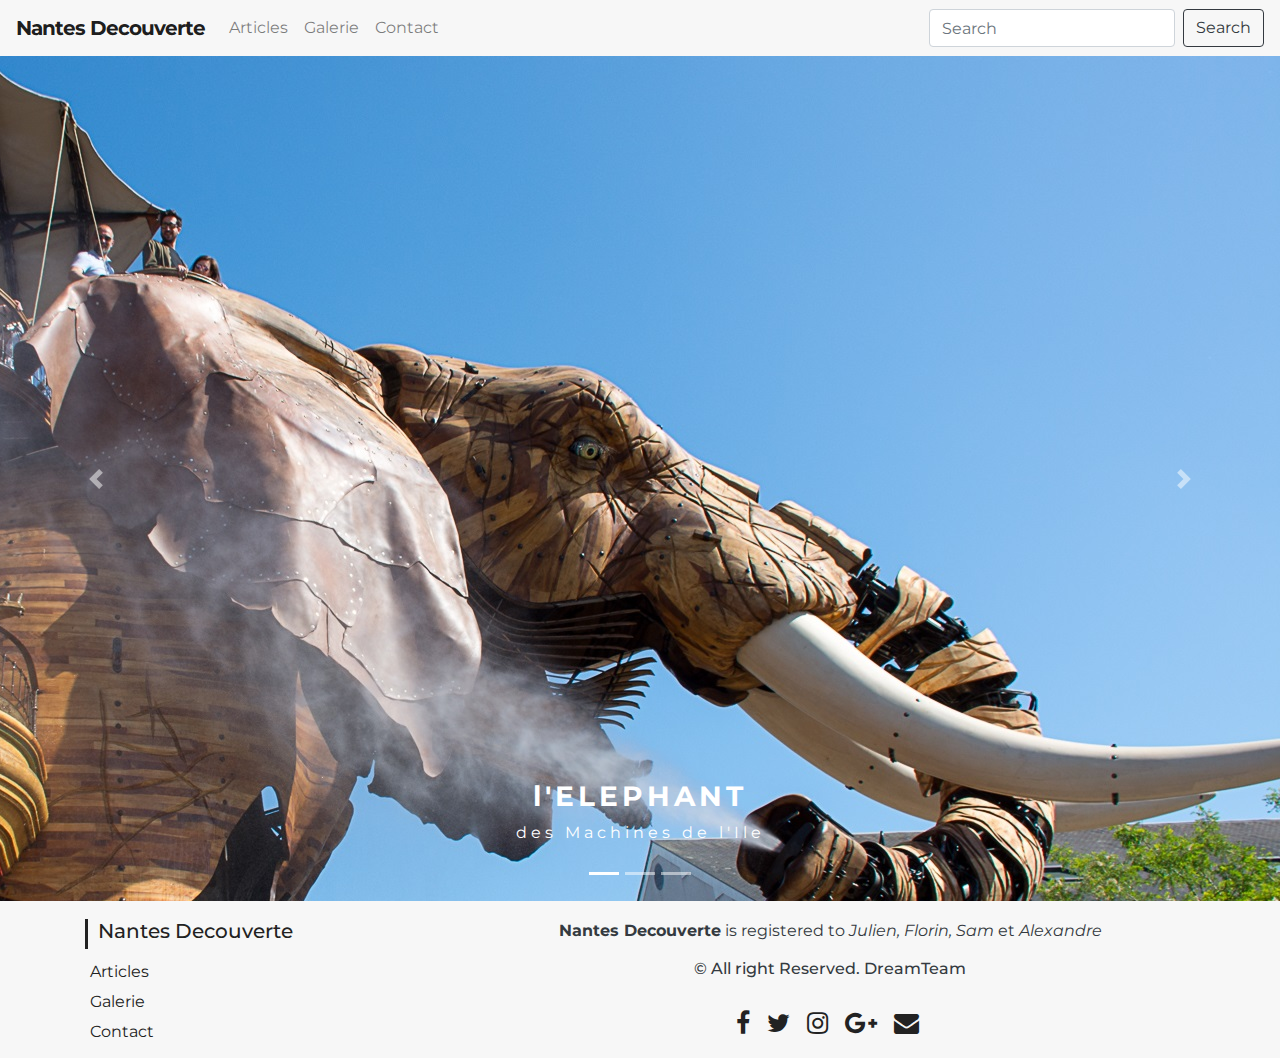
<file: index.html>
<!DOCTYPE html>
<html lang="en">

<head>
  <meta charset="UTF-8">
  <title>Nantes Decouverte</title>
  <link rel="stylesheet" href="https://stackpath.bootstrapcdn.com/bootstrap/4.3.1/css/bootstrap.min.css"
    integrity="sha384-ggOyR0iXCbMQv3Xipma34MD+dH/1fQ784/j6cY/iJTQUOhcWr7x9JvoRxT2MZw1T" crossorigin="anonymous">
  <link rel="icon" href="favicon.ico" />
  <link rel="stylesheet" type="text/css" href="./style.css">
</head>

<body>

  <nav class="navbar navbar-expand-lg navbar-light bg-light">
    <a class="navbar-brand" href="index.html">Nantes Decouverte</a>
    <button class="navbar-toggler" type="button" data-toggle="collapse" data-target="#navbarSupportedContent"
      aria-controls="navbarSupportedContent" aria-expanded="false" aria-label="Toggle navigation">
      <span class="navbar-toggler-icon"></span>
    </button>

    <div class="collapse navbar-collapse" id="navbarSupportedContent">
      <ul class="navbar-nav mr-auto">
        <li class="nav-item">
          <a class="nav-link" href="page_articles.html">Articles</a>
        </li>
        <li class="nav-item">
          <a class="nav-link" href="galerie.html">Galerie</a>
        </li>
        <li class="nav-item">
          <a class="nav-link" href="contact.html">Contact</a>
        </li>
      </ul>
      <form class="form-inline my-2 my-lg-0">
        <input class="form-control mr-sm-2" type="search" placeholder="Search" aria-label="Search">
        <button class="btn btn-outline-dark my-2 my-sm-0" type="submit">Search</button>
      </form>
    </div>
  </nav>

  <div id="carouselExampleIndicators" class="carousel slide" data-ride="carousel">
    <ol class="carousel-indicators">
      <li data-target="#carouselExampleIndicators" data-slide-to="0" class="active"></li>
      <li data-target="#carouselExampleIndicators" data-slide-to="1"></li>
      <li data-target="#carouselExampleIndicators" data-slide-to="2"></li>
    </ol>
    <div class="carousel-inner">
      <div class="carousel-item active">
        <img class="center-block img-elephant1" src="./img/elephant.jpg" alt="First slide">
        <img class="center-block img-elephant2" src="./img/elephant_xs.jpg" alt="First slide">
        <div class="carousel-caption d-none d-block">
          <h3><strong>l'ELEPHANT</strong></h3>
          <p>des Machines de l'Ile</p>
        </div>
      </div>
      <div class="carousel-item">
        <img class="center-block img-chateau1" src="./img/chateau.jpg" alt="First slide">
        <img class="center-block img-chateau2" src="./img/chateau_xs.jpg" alt="First slide">
        <div class="carousel-caption d-none d-block">
          <h3><strong>LE CHATEAU</strong></h3>
          <p>des Ducs de Bretagne</p>
        </div>
      </div>
      <div class="carousel-item">
        <img class="center-block img-pommeraye1" src="./img/pommeraye.jpg" alt="First slide">
        <img class="center-block img-pommeraye2" src="./img/pommeraye_xs.jpg" alt="First slide">
        <div class="carousel-caption d-none d-block">
          <h3><strong>PASSAGE POMMERAYE</strong></h3>
          <p>centre commercial</p>
        </div>
      </div>
    </div>
    <a class="carousel-control-prev" href="#carouselExampleIndicators" role="button" data-slide="prev">
      <span class="carousel-control-prev-icon" aria-hidden="true"></span>
      <span class="sr-only">Previous</span>
    </a>
    <a class="carousel-control-next" href="#carouselExampleIndicators" role="button" data-slide="next">
      <span class="carousel-control-next-icon" aria-hidden="true"></span>
      <span class="sr-only">Next</span>
    </a>
  </div>

  <footer id="footer">
    <div class="container">
      <div class="row text-center text-xs-center text-sm-left text-md-left">
        <div class="col-xs-4 col-sm-4 col-md-4">
          <h5><a href="index.html">Nantes Decouverte</a></h5>
          <ul class="list-unstyled quick-links">
            <li><a href="page_articles.html"><i class="fa "></i>Articles</a></li>
            <li><a href="galerie.html"><i class="fa "></i>Galerie</a></li>
            <li><a href="contact.html"><i class="fa "></i>Contact</a></li>
          </ul>
        </div>
        <div class="col-xs-8 col-sm-8 col-md-8 mt-2 mt-sm-2 text-center text-dark">
          <p><strong>Nantes Decouverte</strong> is registered
            to <em>Julien, Florin, Sam</em> et <em>Alexandre</em></p>
          <p class="h6">&copy All right Reserved. DreamTeam</p>

          <div class="row">
            <div class="col-xs-12 col-sm-12 col-md-12 mt-2">
              <ul class="list-unstyled list-inline social text-center">
                <li class="list-inline-item"><a href="https://www.facebook.com/DavidLafargePokemon/"><i
                      class="fa fa-facebook"></i></a></li>
                <li class="list-inline-item"><a href="https://twitter.com/zidaneofficial_?lang=fr"><i
                      class="fa fa-twitter"></i></a></li>
                <li class="list-inline-item"><a href="https://www.instagram.com/missjirachiyt/?hl=fr"><i
                      class="fa fa-instagram"></i></a></li>
                <li class="list-inline-item"><a
                    href="https://static.mmzstatic.com/wp-content/uploads/2017/09/coincee-fenetres-caca.jpg"><i
                      class="fa fa-google-plus"></i></a></li>
                <li class="list-inline-item"><a href="#" target="_blank"><i class="fa fa-envelope"></i></a></li>
              </ul>
            </div>
            </hr>
          </div>
        </div>
      </div>
    </div>
  </footer>

  <script src="https://code.jquery.com/jquery-3.2.1.slim.min.js"
    integrity="sha384-KJ3o2DKtIkvYIK3UENzmM7KCkRr/rE9/Qpg6aAZGJwFDMVNA/GpGFF93hXpG5KkN"
    crossorigin="anonymous"></script>
  <script src="https://cdnjs.cloudflare.com/ajax/libs/popper.js/1.12.9/umd/popper.min.js"
    integrity="sha384-ApNbgh9B+Y1QKtv3Rn7W3mgPxhU9K/ScQsAP7hUibX39j7fakFPskvXusvfa0b4Q"
    crossorigin="anonymous"></script>
  <script src="https://maxcdn.bootstrapcdn.com/bootstrap/4.0.0/js/bootstrap.min.js"
    integrity="sha384-JZR6Spejh4U02d8jOt6vLEHfe/JQGiRRSQQxSfFWpi1MquVdAyjUar5+76PVCmYl"
    crossorigin="anonymous"></script>

</body>
</file>
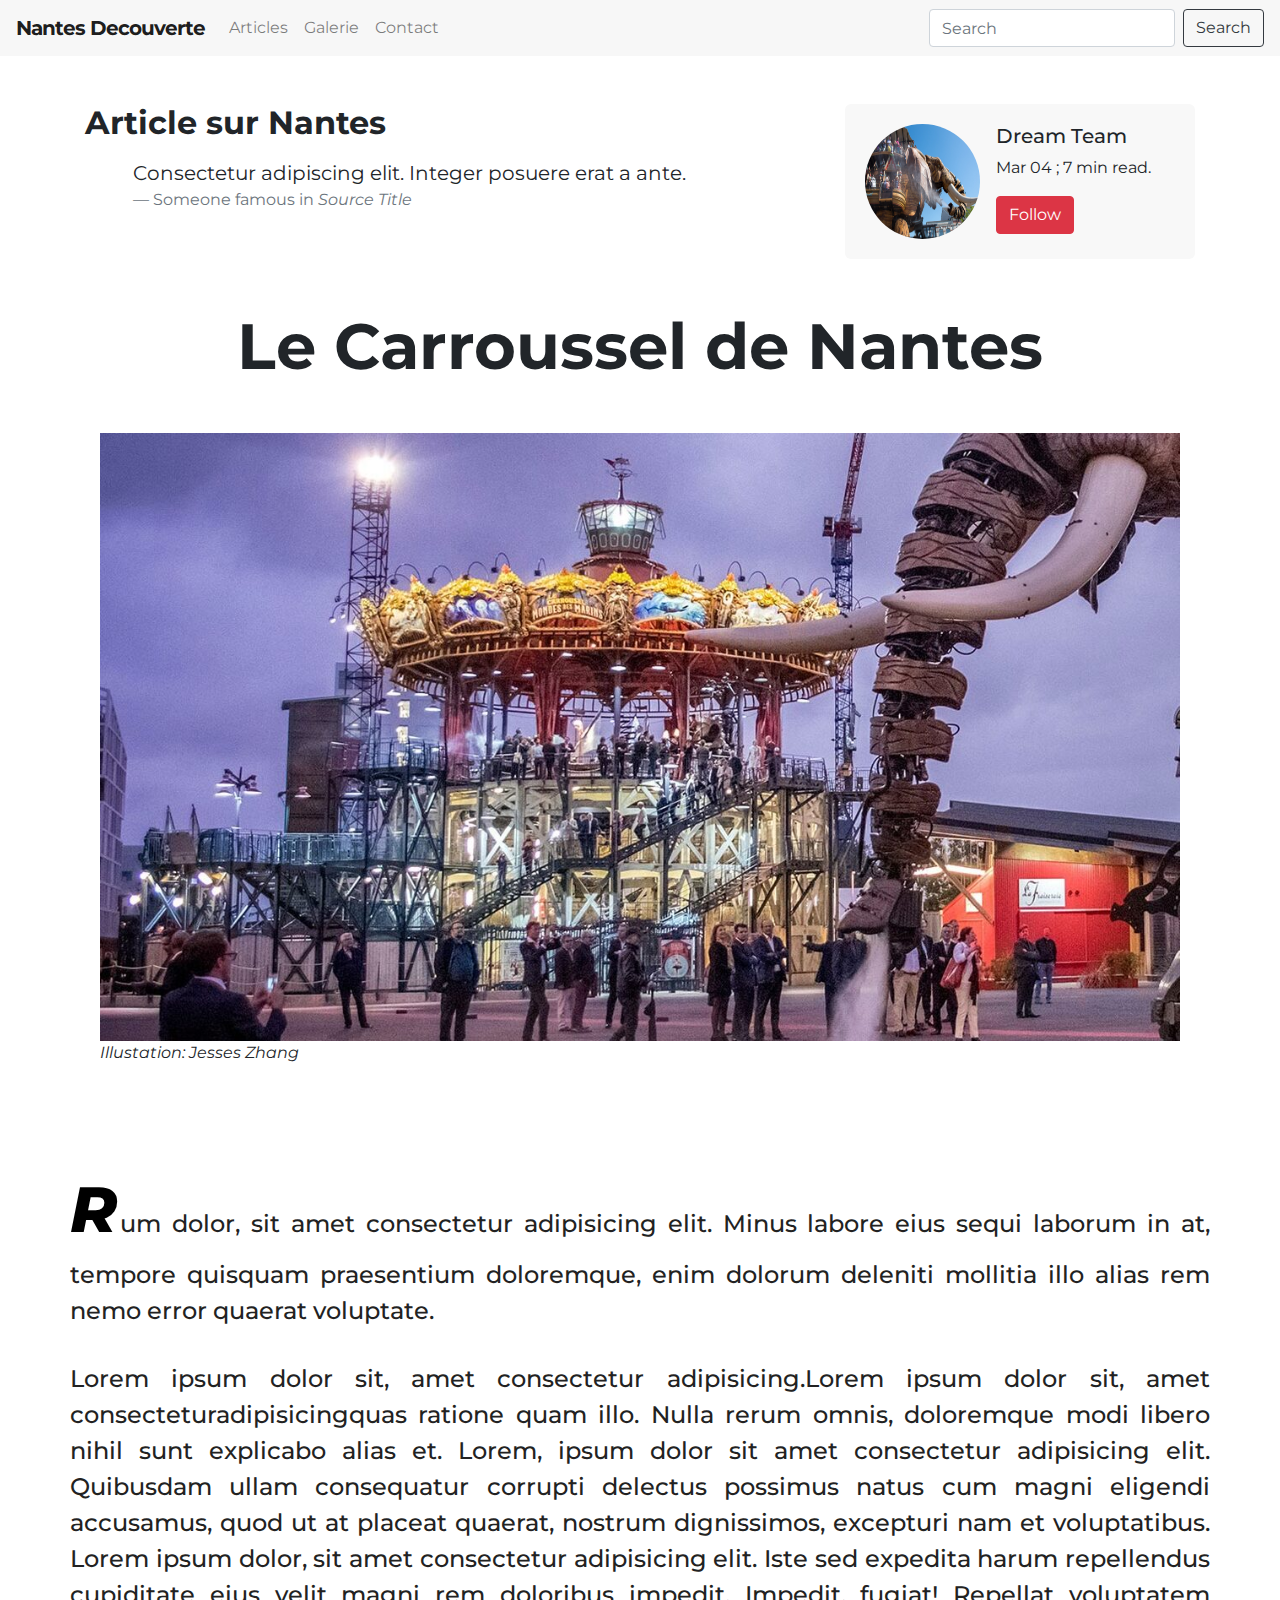
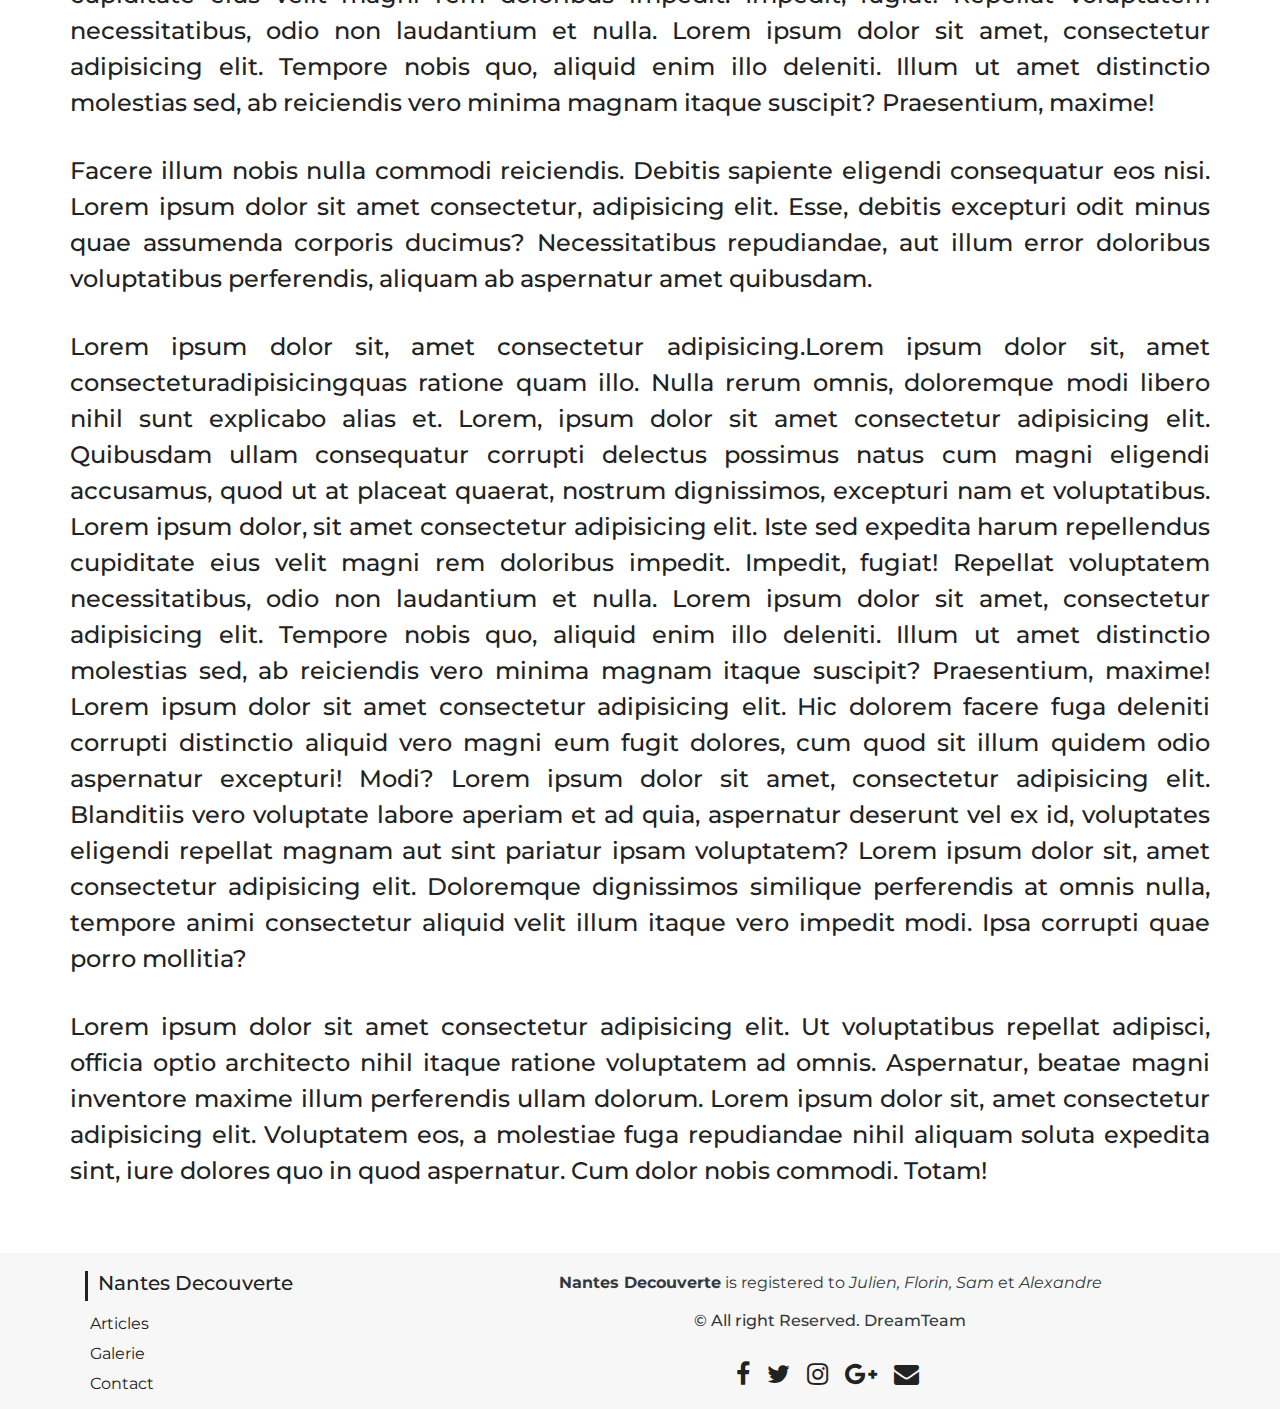
<file: Article.html>
<!DOCTYPE html>

<html lang="en">

<head>
  <meta charset="UTF-8">
  <title>Nantes Découverte</title>
  <link rel="stylesheet" href="https://stackpath.bootstrapcdn.com/bootstrap/4.3.1/css/bootstrap.min.css"
    integrity="sha384-ggOyR0iXCbMQv3Xipma34MD+dH/1fQ784/j6cY/iJTQUOhcWr7x9JvoRxT2MZw1T" crossorigin="anonymous">
  <link rel="stylesheet" href="style.css">
  <script src="https://stackpath.bootstrapcdn.com/bootstrap/4.3.1/js/bootstrap.min.js"
    integrity="sha384-JjSmVgyd0p3pXB1rRibZUAYoIIy6OrQ6VrjIEaFf/nJGzIxFDsf4x0xIM+B07jRM"
    crossorigin="anonymous"></script>
</head>

<body>
  <nav class="navbar navbar-expand-lg navbar-light bg-light">
    <a class="navbar-brand" href="index.html">Nantes Decouverte</a>
    <button class="navbar-toggler" type="button" data-toggle="collapse" data-target="#navbarSupportedContent"
      aria-controls="navbarSupportedContent" aria-expanded="false" aria-label="Toggle navigation">
      <span class="navbar-toggler-icon"></span>
    </button>

    <div class="collapse navbar-collapse" id="navbarSupportedContent">
      <ul class="navbar-nav mr-auto">
        <li class="nav-item">
          <a class="nav-link" href="page_articles.html">Articles</a>
        </li>
        <li class="nav-item">
          <a class="nav-link" href="galerie.html">Galerie</a>
        </li>
        <li class="nav-item">
          <a class="nav-link" href="contact.html">Contact</a>
        </li>
      </ul>
      <form class="form-inline my-2 my-lg-0">
        <input class="form-control mr-sm-2" type="search" placeholder="Search" aria-label="Search">
        <button class="btn btn-outline-dark my-2 my-sm-0" type="submit">Search</button>
      </form>
    </div>
  </nav>

  <section>
    <div class="container mt-5">
      <div class="row">
        <div class="col-lg-8 col-sm-12">
          <h2 class="titre">Article sur Nantes</h2>
          <blockquote class="mt-3 blockquote">
            <p class="mb-0 ml-5"> Consectetur adipiscing elit. Integer posuere erat a ante.</p>
            <footer class="mb-5 ml-5 blockquote-footer">Someone famous in <cite title="Source Title">Source Title</cite>
            </footer>
          </blockquote>
        </div>
        <div class="col-lg-4 col-sm-12">
            <div class="media media-object">
                <img class="mr-3 profile-picture" src="img/elephant.jpg" alt="Generic placeholder image">
                <div class="media-body">
                  <h5 class="mt-0">Dream Team</h5>
                  <p>Mar 04 ; 7 min read.</p>
                  <button type="button" class="btn btn-danger">Follow</button>
                </div>
              </div>
        </div>
      </div>
    </div>
  </section>

  <section>
    <div class="container">
      <div class="row justify-content-center">
        <h2 class="display-4 my-5 titre-article">Le Carroussel de Nantes</h2>
      </div>
      <div class="container">
        <div class="carroussel">
          <img src="img/carroussel.jpg" class="mt- 5 img-fluid" alt="Responsive image">
          <em>Illustation: Jesses Zhang</em>
        </div>
      </div>
  </section>

  <section class="my-5">
    <div class="container">
      <div class="row article">
        <p class="mt-5 first-p">Rum dolor, sit amet consectetur adipisicing elit. Minus labore eius sequi laborum in at,
          tempore quisquam praesentium doloremque, enim dolorum deleniti mollitia illo alias rem nemo error quaerat
          voluptate.</p>
        <p class="mt-3">Lorem ipsum dolor sit, amet consectetur adipisicing.Lorem ipsum dolor sit, amet
          consecteturadipisicingquas ratione quam illo. Nulla rerum omnis, doloremque modi libero nihil sunt explicabo
          alias et. Lorem, ipsum dolor sit amet consectetur adipisicing elit. Quibusdam ullam consequatur corrupti
          delectus possimus natus cum magni eligendi accusamus, quod ut at placeat quaerat, nostrum dignissimos,
          excepturi nam et voluptatibus. Lorem ipsum dolor, sit amet consectetur adipisicing elit. Iste sed expedita
          harum repellendus cupiditate eius velit magni rem doloribus impedit. Impedit, fugiat! Repellat voluptatem
          necessitatibus, odio non laudantium et nulla. Lorem ipsum dolor sit amet, consectetur adipisicing elit.
          Tempore nobis quo, aliquid enim illo deleniti. Illum ut amet distinctio molestias sed, ab reiciendis vero
          minima magnam itaque suscipit? Praesentium, maxime!</p>
        <p class="mt-3">Facere illum nobis nulla commodi reiciendis. Debitis sapiente eligendi consequatur eos nisi.
          Lorem ipsum dolor sit amet consectetur, adipisicing elit. Esse, debitis excepturi odit minus quae assumenda
          corporis ducimus? Necessitatibus repudiandae, aut illum error doloribus voluptatibus perferendis, aliquam ab
          aspernatur amet quibusdam.</p>
        <p class="mt-3">Lorem ipsum dolor sit, amet consectetur adipisicing.Lorem ipsum dolor sit, amet
          consecteturadipisicingquas ratione quam illo. Nulla rerum omnis, doloremque modi libero nihil sunt explicabo
          alias et. Lorem, ipsum dolor sit amet consectetur adipisicing elit. Quibusdam ullam consequatur corrupti
          delectus possimus natus cum magni eligendi accusamus, quod ut at placeat quaerat, nostrum dignissimos,
          excepturi nam et voluptatibus. Lorem ipsum dolor, sit amet consectetur adipisicing elit. Iste sed expedita
          harum repellendus cupiditate eius velit magni rem doloribus impedit. Impedit, fugiat! Repellat voluptatem
          necessitatibus, odio non laudantium et nulla. Lorem ipsum dolor sit amet, consectetur adipisicing elit.
          Tempore nobis quo, aliquid enim illo deleniti. Illum ut amet distinctio molestias sed, ab reiciendis vero
          minima magnam itaque suscipit? Praesentium, maxime! Lorem ipsum dolor sit amet consectetur adipisicing elit.
          Hic dolorem facere fuga deleniti corrupti distinctio aliquid vero magni eum fugit dolores, cum quod sit illum
          quidem odio aspernatur excepturi! Modi? Lorem ipsum dolor sit amet, consectetur adipisicing elit. Blanditiis
          vero voluptate labore aperiam et ad quia, aspernatur deserunt vel ex id, voluptates eligendi repellat magnam
          aut sint pariatur ipsam voluptatem? Lorem ipsum dolor sit, amet consectetur adipisicing elit. Doloremque
          dignissimos similique perferendis at omnis nulla, tempore animi consectetur aliquid velit illum itaque vero
          impedit modi. Ipsa corrupti quae porro mollitia?</p>
        <p class="mt-3">Lorem ipsum dolor sit amet consectetur adipisicing elit. Ut voluptatibus repellat adipisci,
          officia optio architecto nihil itaque ratione voluptatem ad omnis. Aspernatur, beatae magni inventore maxime
          illum perferendis ullam dolorum. Lorem ipsum dolor sit, amet consectetur adipisicing elit. Voluptatem eos, a
          molestiae fuga repudiandae nihil aliquam soluta expedita sint, iure dolores quo in quod aspernatur. Cum dolor
          nobis commodi. Totam!</p>
      </div>
    </div>
  </section>

  <footer id="footer">
      <div class="container">
        <div class="row text-center text-xs-center text-sm-left text-md-left">
          <div class="col-xs-4 col-sm-4 col-md-4">
            <h5><a href="index.html">Nantes Decouverte</a></h5>
            <ul class="list-unstyled quick-links">
              <li><a href="page_articles.html"><i class="fa "></i>Articles</a></li>
              <li><a href="galerie.html"><i class="fa "></i>Galerie</a></li>
              <li><a href="contact.html"><i class="fa "></i>Contact</a></li>
            </ul>
          </div>
          <div class="col-xs-8 col-sm-8 col-md-8 mt-2 mt-sm-2 text-center text-dark">
            <p><strong>Nantes Decouverte</strong> is registered
              to <em>Julien, Florin, Sam</em> et <em>Alexandre</em></p>
            <p class="h6">&copy All right Reserved. DreamTeam</p>
  
            <div class="row">
              <div class="col-xs-12 col-sm-12 col-md-12 mt-2">
                <ul class="list-unstyled list-inline social text-center">
                  <li class="list-inline-item"><a href="https://www.facebook.com/DavidLafargePokemon/"><i class="fa fa-facebook"></i></a></li>
                  <li class="list-inline-item"><a href="https://twitter.com/zidaneofficial_?lang=fr"><i class="fa fa-twitter"></i></a></li>
                  <li class="list-inline-item"><a href="https://www.instagram.com/missjirachiyt/?hl=fr"><i class="fa fa-instagram"></i></a></li>
                  <li class="list-inline-item"><a href="https://static.mmzstatic.com/wp-content/uploads/2017/09/coincee-fenetres-caca.jpg"><i class="fa fa-google-plus"></i></a></li>
                  <li class="list-inline-item"><a href="#" target="_blank"><i class="fa fa-envelope"></i></a></li>
                </ul>
              </div>
              </hr>
            </div>
          </div>
        </div>
      </div>
    </footer>

  <script src="https://code.jquery.com/jquery-3.3.1.slim.min.js"
    integrity="sha384-q8i/X+965DzO0rT7abK41JStQIAqVgRVzpbzo5smXKp4YfRvH+8abtTE1Pi6jizo"
    crossorigin="anonymous"></script>
  <script src="https://cdnjs.cloudflare.com/ajax/libs/popper.js/1.14.7/umd/popper.min.js"
    integrity="sha384-UO2eT0CpHqdSJQ6hJty5KVphtPhzWj9WO1clHTMGa3JDZwrnQq4sF86dIHNDz0W1"
    crossorigin="anonymous"></script>
  <script src="https://stackpath.bootstrapcdn.com/bootstrap/4.3.1/js/bootstrap.min.js"
    integrity="sha384-JjSmVgyd0p3pXB1rRibZUAYoIIy6OrQ6VrjIEaFf/nJGzIxFDsf4x0xIM+B07jRM"
    crossorigin="anonymous"></script>
</body>

</html>
</file>
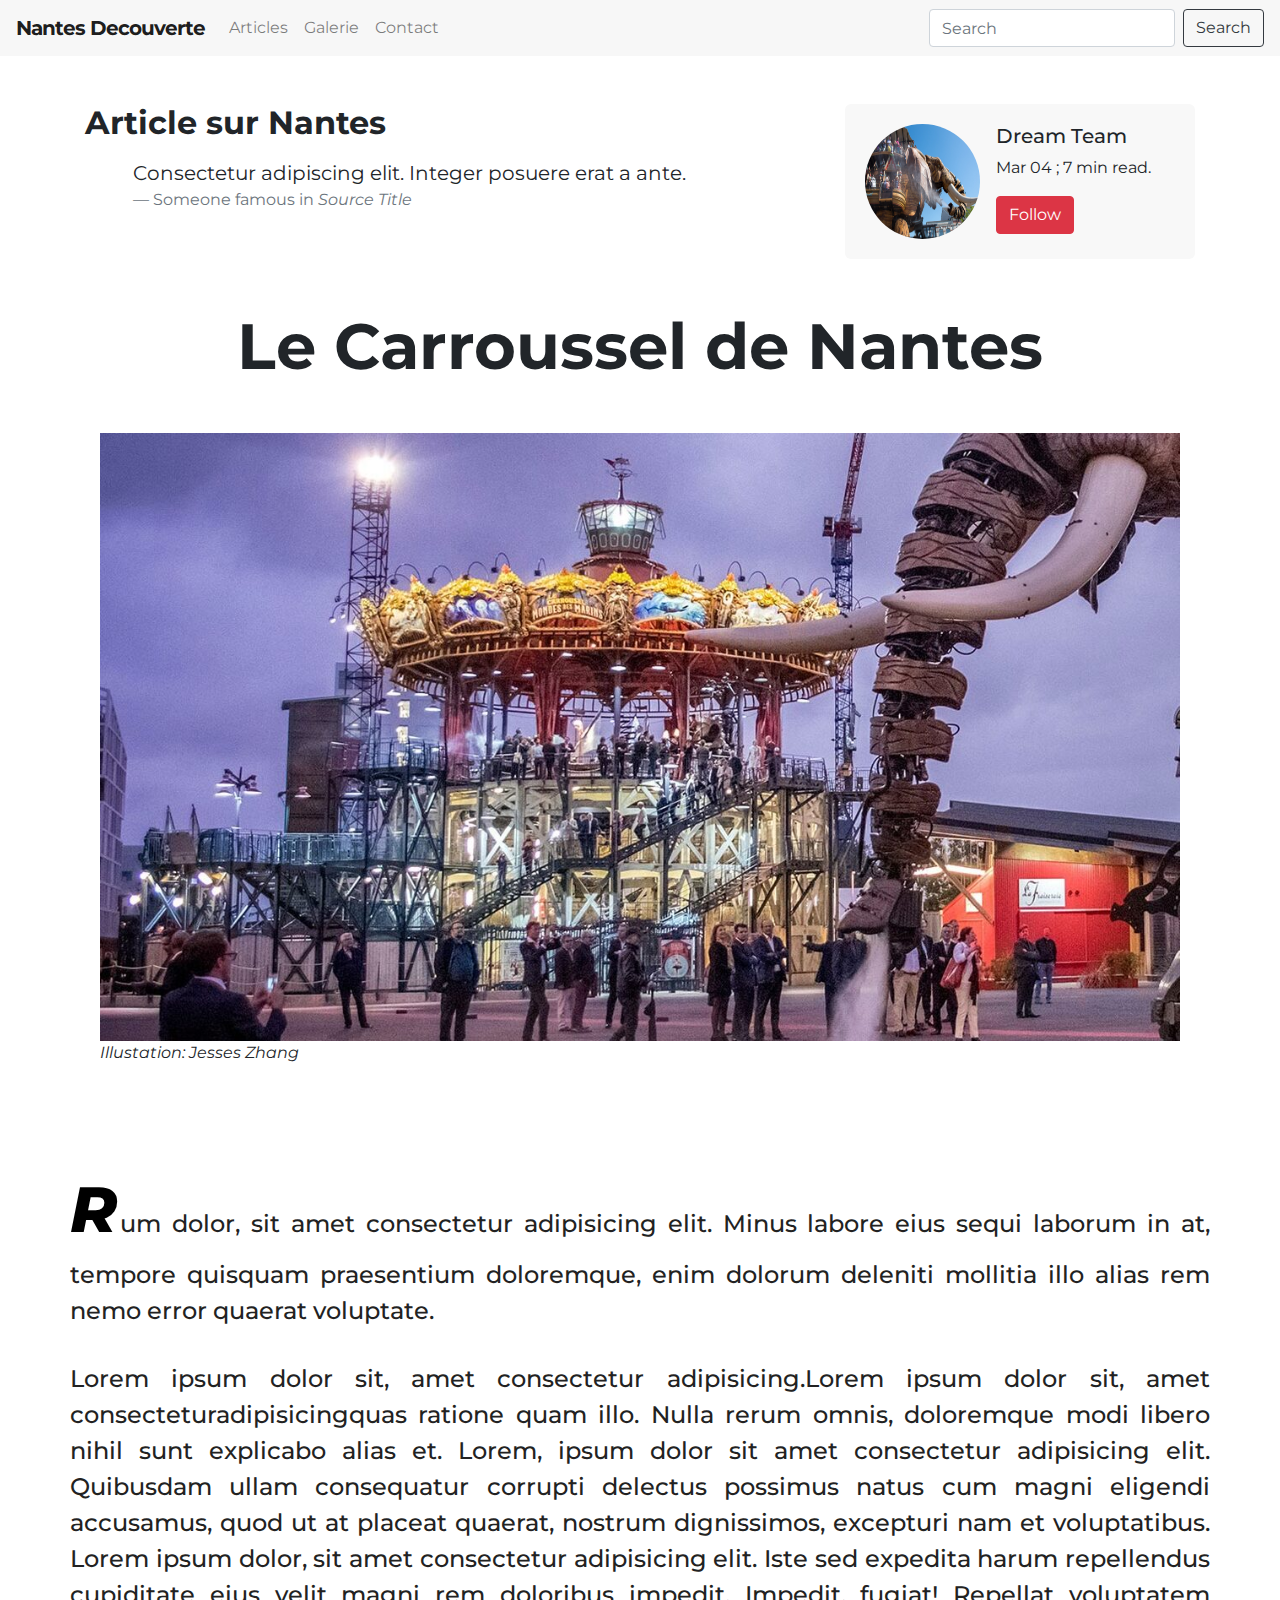
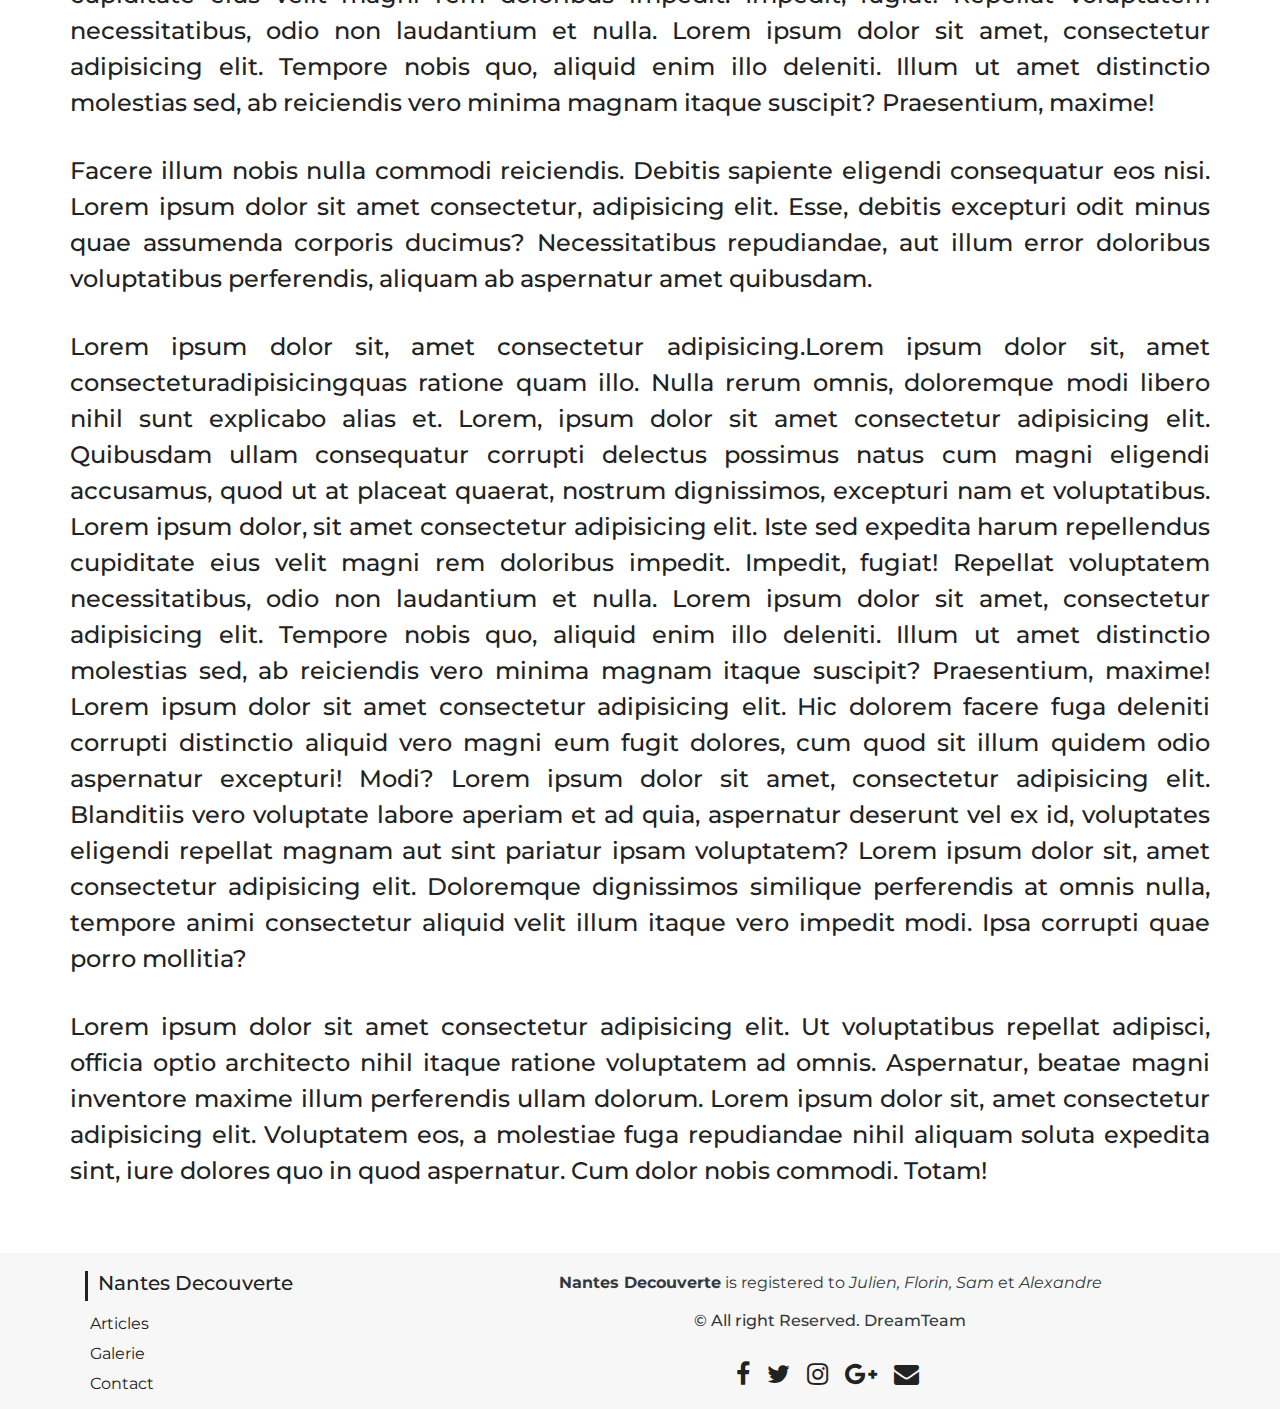
<file: article.html>
<!DOCTYPE html>

<html lang="en">

<head>
  <meta charset="UTF-8">
  <title>Nantes Découverte</title>
  <link rel="icon" href="favicon.ico" />
  <link rel="stylesheet" href="https://stackpath.bootstrapcdn.com/bootstrap/4.3.1/css/bootstrap.min.css"
    integrity="sha384-ggOyR0iXCbMQv3Xipma34MD+dH/1fQ784/j6cY/iJTQUOhcWr7x9JvoRxT2MZw1T" crossorigin="anonymous">
  <link rel="stylesheet" href="style.css">
  <script src="https://stackpath.bootstrapcdn.com/bootstrap/4.3.1/js/bootstrap.min.js"
    integrity="sha384-JjSmVgyd0p3pXB1rRibZUAYoIIy6OrQ6VrjIEaFf/nJGzIxFDsf4x0xIM+B07jRM"
    crossorigin="anonymous"></script>
</head>

<body>
  <nav class="navbar navbar-expand-lg navbar-light bg-light">
    <a class="navbar-brand" href="index.html">Nantes Decouverte</a>
    <button class="navbar-toggler" type="button" data-toggle="collapse" data-target="#navbarSupportedContent"
      aria-controls="navbarSupportedContent" aria-expanded="false" aria-label="Toggle navigation">
      <span class="navbar-toggler-icon"></span>
    </button>

    <div class="collapse navbar-collapse" id="navbarSupportedContent">
      <ul class="navbar-nav mr-auto">
        <li class="nav-item">
          <a class="nav-link" href="page_articles.html">Articles</a>
        </li>
        <li class="nav-item">
          <a class="nav-link" href="galerie.html">Galerie</a>
        </li>
        <li class="nav-item">
          <a class="nav-link" href="contact.html">Contact</a>
        </li>
      </ul>
      <form class="form-inline my-2 my-lg-0">
        <input class="form-control mr-sm-2" type="search" placeholder="Search" aria-label="Search">
        <button class="btn btn-outline-dark my-2 my-sm-0" type="submit">Search</button>
      </form>
    </div>
  </nav>

  <section>
    <div class="container mt-5">
      <div class="row">
        <div class="col-lg-8 col-sm-12">
          <h2 class="titre">Article sur Nantes</h2>
          <blockquote class="mt-3 blockquote">
            <p class="mb-0 ml-5"> Consectetur adipiscing elit. Integer posuere erat a ante.</p>
            <footer class="mb-5 ml-5 blockquote-footer">Someone famous in <cite title="Source Title">Source Title</cite>
            </footer>
          </blockquote>
        </div>
        <div class="col-lg-4 col-sm-12">
            <div class="media media-object">
                <img class="mr-3 profile-picture" src="img/elephant.jpg" alt="Generic placeholder image">
                <div class="media-body">
                  <h5 class="mt-0">Dream Team</h5>
                  <p>Mar 04 ; 7 min read.</p>
                  <button type="button" class="btn btn-danger">Follow</button>
                </div>
              </div>
        </div>
      </div>
    </div>
  </section>

  <section>
    <div class="container">
      <div class="row justify-content-center">
        <h2 class="display-4 my-5 titre-article">Le Carroussel de Nantes</h2>
      </div>
      <div class="container">
        <div class="carroussel">
          <img src="img/carroussel.jpg" class="mt- 5 img-fluid" alt="Responsive image">
          <em>Illustation: Jesses Zhang</em>
        </div>
      </div>
  </section>

  <section class="my-5">
    <div class="container">
      <div class="row article">
        <p class="mt-5 first-p">Rum dolor, sit amet consectetur adipisicing elit. Minus labore eius sequi laborum in at,
          tempore quisquam praesentium doloremque, enim dolorum deleniti mollitia illo alias rem nemo error quaerat
          voluptate.</p>
        <p class="mt-3">Lorem ipsum dolor sit, amet consectetur adipisicing.Lorem ipsum dolor sit, amet
          consecteturadipisicingquas ratione quam illo. Nulla rerum omnis, doloremque modi libero nihil sunt explicabo
          alias et. Lorem, ipsum dolor sit amet consectetur adipisicing elit. Quibusdam ullam consequatur corrupti
          delectus possimus natus cum magni eligendi accusamus, quod ut at placeat quaerat, nostrum dignissimos,
          excepturi nam et voluptatibus. Lorem ipsum dolor, sit amet consectetur adipisicing elit. Iste sed expedita
          harum repellendus cupiditate eius velit magni rem doloribus impedit. Impedit, fugiat! Repellat voluptatem
          necessitatibus, odio non laudantium et nulla. Lorem ipsum dolor sit amet, consectetur adipisicing elit.
          Tempore nobis quo, aliquid enim illo deleniti. Illum ut amet distinctio molestias sed, ab reiciendis vero
          minima magnam itaque suscipit? Praesentium, maxime!</p>
        <p class="mt-3">Facere illum nobis nulla commodi reiciendis. Debitis sapiente eligendi consequatur eos nisi.
          Lorem ipsum dolor sit amet consectetur, adipisicing elit. Esse, debitis excepturi odit minus quae assumenda
          corporis ducimus? Necessitatibus repudiandae, aut illum error doloribus voluptatibus perferendis, aliquam ab
          aspernatur amet quibusdam.</p>
        <p class="mt-3">Lorem ipsum dolor sit, amet consectetur adipisicing.Lorem ipsum dolor sit, amet
          consecteturadipisicingquas ratione quam illo. Nulla rerum omnis, doloremque modi libero nihil sunt explicabo
          alias et. Lorem, ipsum dolor sit amet consectetur adipisicing elit. Quibusdam ullam consequatur corrupti
          delectus possimus natus cum magni eligendi accusamus, quod ut at placeat quaerat, nostrum dignissimos,
          excepturi nam et voluptatibus. Lorem ipsum dolor, sit amet consectetur adipisicing elit. Iste sed expedita
          harum repellendus cupiditate eius velit magni rem doloribus impedit. Impedit, fugiat! Repellat voluptatem
          necessitatibus, odio non laudantium et nulla. Lorem ipsum dolor sit amet, consectetur adipisicing elit.
          Tempore nobis quo, aliquid enim illo deleniti. Illum ut amet distinctio molestias sed, ab reiciendis vero
          minima magnam itaque suscipit? Praesentium, maxime! Lorem ipsum dolor sit amet consectetur adipisicing elit.
          Hic dolorem facere fuga deleniti corrupti distinctio aliquid vero magni eum fugit dolores, cum quod sit illum
          quidem odio aspernatur excepturi! Modi? Lorem ipsum dolor sit amet, consectetur adipisicing elit. Blanditiis
          vero voluptate labore aperiam et ad quia, aspernatur deserunt vel ex id, voluptates eligendi repellat magnam
          aut sint pariatur ipsam voluptatem? Lorem ipsum dolor sit, amet consectetur adipisicing elit. Doloremque
          dignissimos similique perferendis at omnis nulla, tempore animi consectetur aliquid velit illum itaque vero
          impedit modi. Ipsa corrupti quae porro mollitia?</p>
        <p class="mt-3">Lorem ipsum dolor sit amet consectetur adipisicing elit. Ut voluptatibus repellat adipisci,
          officia optio architecto nihil itaque ratione voluptatem ad omnis. Aspernatur, beatae magni inventore maxime
          illum perferendis ullam dolorum. Lorem ipsum dolor sit, amet consectetur adipisicing elit. Voluptatem eos, a
          molestiae fuga repudiandae nihil aliquam soluta expedita sint, iure dolores quo in quod aspernatur. Cum dolor
          nobis commodi. Totam!</p>
      </div>
    </div>
  </section>

  <footer id="footer">
      <div class="container">
        <div class="row text-center text-xs-center text-sm-left text-md-left">
          <div class="col-xs-4 col-sm-4 col-md-4">
            <h5><a href="index.html">Nantes Decouverte</a></h5>
            <ul class="list-unstyled quick-links">
              <li><a href="page_articles.html"><i class="fa "></i>Articles</a></li>
              <li><a href="galerie.html"><i class="fa "></i>Galerie</a></li>
              <li><a href="contact.html"><i class="fa "></i>Contact</a></li>
            </ul>
          </div>
          <div class="col-xs-8 col-sm-8 col-md-8 mt-2 mt-sm-2 text-center text-dark">
            <p><strong>Nantes Decouverte</strong> is registered
              to <em>Julien, Florin, Sam</em> et <em>Alexandre</em></p>
            <p class="h6">&copy All right Reserved. DreamTeam</p>
  
            <div class="row">
              <div class="col-xs-12 col-sm-12 col-md-12 mt-2">
                <ul class="list-unstyled list-inline social text-center">
                  <li class="list-inline-item"><a href="https://www.facebook.com/DavidLafargePokemon/"><i class="fa fa-facebook"></i></a></li>
                  <li class="list-inline-item"><a href="https://twitter.com/zidaneofficial_?lang=fr"><i class="fa fa-twitter"></i></a></li>
                  <li class="list-inline-item"><a href="https://www.instagram.com/missjirachiyt/?hl=fr"><i class="fa fa-instagram"></i></a></li>
                  <li class="list-inline-item"><a href="https://static.mmzstatic.com/wp-content/uploads/2017/09/coincee-fenetres-caca.jpg"><i class="fa fa-google-plus"></i></a></li>
                  <li class="list-inline-item"><a href="#" target="_blank"><i class="fa fa-envelope"></i></a></li>
                </ul>
              </div>
              </hr>
            </div>
          </div>
        </div>
      </div>
    </footer>

  <script src="https://code.jquery.com/jquery-3.3.1.slim.min.js"
    integrity="sha384-q8i/X+965DzO0rT7abK41JStQIAqVgRVzpbzo5smXKp4YfRvH+8abtTE1Pi6jizo"
    crossorigin="anonymous"></script>
  <script src="https://cdnjs.cloudflare.com/ajax/libs/popper.js/1.14.7/umd/popper.min.js"
    integrity="sha384-UO2eT0CpHqdSJQ6hJty5KVphtPhzWj9WO1clHTMGa3JDZwrnQq4sF86dIHNDz0W1"
    crossorigin="anonymous"></script>
  <script src="https://stackpath.bootstrapcdn.com/bootstrap/4.3.1/js/bootstrap.min.js"
    integrity="sha384-JjSmVgyd0p3pXB1rRibZUAYoIIy6OrQ6VrjIEaFf/nJGzIxFDsf4x0xIM+B07jRM"
    crossorigin="anonymous"></script>
</body>

</html>
</file>
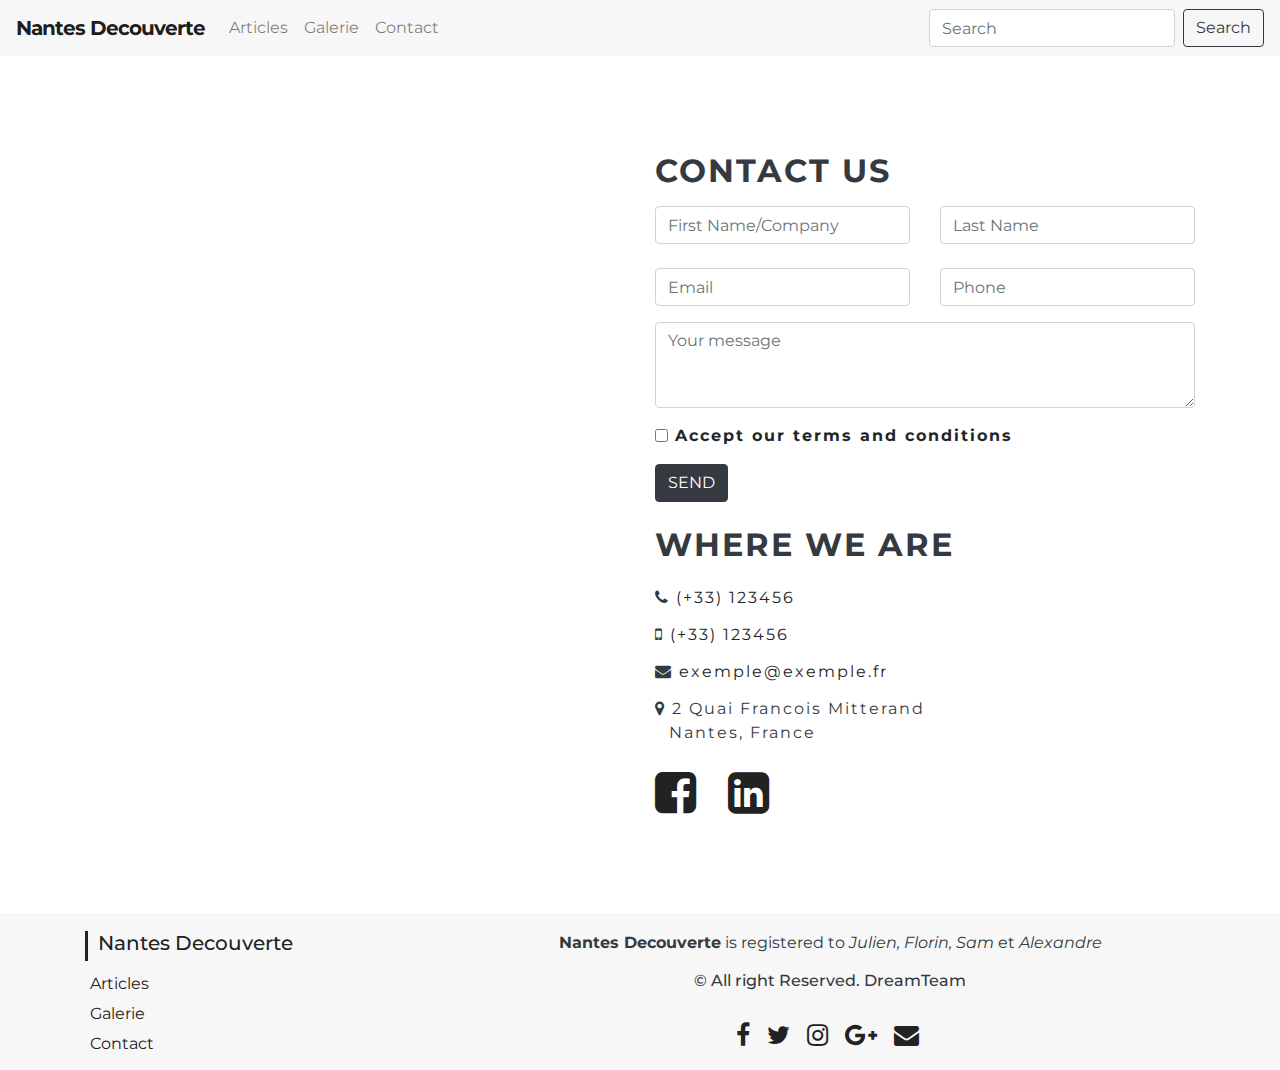
<file: contact.html>
<!DOCTYPE html>
<html lang="zxx">

<head>
	<meta charset="UTF-8">
	<title>Nantes Decouverte</title>
	<link rel="icon" href="favicon.ico" />
	<script src='https://api.mapbox.com/mapbox-gl-js/v0.53.0/mapbox-gl.js'></script>
	<link href='https://api.mapbox.com/mapbox-gl-js/v0.53.0/mapbox-gl.css' rel='stylesheet' />
	<link rel="stylesheet" href="https://stackpath.bootstrapcdn.com/bootstrap/4.3.1/css/bootstrap.min.css"
		integrity="sha384-ggOyR0iXCbMQv3Xipma34MD+dH/1fQ784/j6cY/iJTQUOhcWr7x9JvoRxT2MZw1T" crossorigin="anonymous">
	<link rel="stylesheet" href="style.css">
</head>

<body>

	<nav class="navbar navbar-expand-lg navbar-light bg-light">
		<a class="navbar-brand" href="index.html">Nantes Decouverte</a>
		<button class="navbar-toggler" type="button" data-toggle="collapse" data-target="#navbarSupportedContent"
			aria-controls="navbarSupportedContent" aria-expanded="false" aria-label="Toggle navigation">
			<span class="navbar-toggler-icon"></span>
		</button>

		<div class="collapse navbar-collapse" id="navbarSupportedContent">
			<ul class="navbar-nav mr-auto">
				<li class="nav-item">
					<a class="nav-link" href="page_articles.html">Articles</a>
				</li>
				<li class="nav-item">
					<a class="nav-link" href="galerie.html">Galerie</a>
				</li>
				<li class="nav-item">
					<a class="nav-link" href="contact.html">Contact</a>
				</li>
			</ul>
			<form class="form-inline my-2 my-lg-0">
				<input class="form-control mr-sm-2" type="search" placeholder="Search" aria-label="Search">
				<button class="btn btn-outline-dark my-2 my-sm-0" type="submit">Search</button>
			</form>
		</div>
	</nav>

	<div class="container-fluid" id="contacts">
		<div class="container">
			<div class="row">

				<!-- MAP -->
				<div class="col-md-6 maps formulaire-map">
					<div id="map" class="map"></div>
				</div>

				<!-- FORMULAIRE -->
				<div class="col-md-6 formulaire-contact">
					<h2 class="text-uppercase mt-3 font-weight-bold text-dark">Contact us</h2>
					<form action="">
						<div class="row">
							<div class="col-lg-6">
								<div class="form-group">
									<input type="text" class="form-control mt-2" placeholder="First Name/Company" required>
								</div>
							</div>
							<div class="col-lg-6">
								<div class="form-group">
									<input type="text" class="form-control mt-2" placeholder="Last Name" required>
								</div>
							</div>
							<div class="col-lg-6">
								<div class="form-group">
									<input type="email" class="form-control mt-2" placeholder="Email" required>
								</div>
							</div>
							<div class="col-lg-6">
								<div class="form-group">
									<input type="number" class="form-control mt-2" placeholder="Phone" required>
								</div>
							</div>
							<div class="col-12">
								<div class="form-group">
									<textarea class="form-control" id="exampleFormControlTextarea1" placeholder="Your message" rows="3"
										required></textarea>
								</div>
							</div>
							<div class="col-12">
								<div class="form-group">
									<div class="form-check">
										<input class="form-check-input" type="checkbox" value="" id="invalidCheck2" required>
										<label class="form-check-label" for="invalidCheck2">
											<strong>Accept our terms and conditions</strong>
										</label>
									</div>
								</div>
							</div>
							<div class="col-12">
								<button class="btn btn-dark" type="submit">SEND</button>
							</div>
						</div>
					</form>
					<div class="text-dark">
						<h2 class="text-uppercase mt-4 font-weight-bold">where we are</h2>

						<i class="fa fa-phone mt-3"></i> <a href="#">(+33) 123456</a><br>
						<i class="fa fa-mobile mt-3"></i> <a href="#">(+33) 123456</a><br>
						<i class="fa fa-envelope mt-3"></i> <a href="#">exemple@exemple.fr</a><br>
						<i class="fa fa-map-marker mt-3"></i> 2 Quai Francois Mitterand<br>
						<i class="fa mr-2 mt-3"></i> Nantes, France<br>
						<div class="my-4">
							<a href=""><i class="fa fa-facebook-square fa-3x pr-4"></i></a>
							<a href=""><i class="fa fa-linkedin-square fa-3x"></i></a>
						</div>
					</div>
				</div>

			</div>
		</div>
	</div>

	<footer id="footer">
			<div class="container">
			  <div class="row text-center text-xs-center text-sm-left text-md-left">
				<div class="col-xs-4 col-sm-4 col-md-4">
				  <h5><a href="index.html">Nantes Decouverte</a></h5>
				  <ul class="list-unstyled quick-links">
					<li><a href="page_articles.html"><i class="fa "></i>Articles</a></li>
					<li><a href="galerie.html"><i class="fa "></i>Galerie</a></li>
					<li><a href="contact.html"><i class="fa "></i>Contact</a></li>
				  </ul>
				</div>
				<div class="col-xs-8 col-sm-8 col-md-8 mt-2 mt-sm-2 text-center text-dark">
				  <p><strong>Nantes Decouverte</strong> is registered
					to <em>Julien, Florin, Sam</em> et <em>Alexandre</em></p>
				  <p class="h6">&copy All right Reserved. DreamTeam</p>
		
				  <div class="row">
					<div class="col-xs-12 col-sm-12 col-md-12 mt-2">
					  <ul class="list-unstyled list-inline social text-center">
						<li class="list-inline-item"><a href="https://www.facebook.com/DavidLafargePokemon/"><i class="fa fa-facebook"></i></a></li>
						<li class="list-inline-item"><a href="https://twitter.com/zidaneofficial_?lang=fr"><i class="fa fa-twitter"></i></a></li>
						<li class="list-inline-item"><a href="https://www.instagram.com/missjirachiyt/?hl=fr"><i class="fa fa-instagram"></i></a></li>
						<li class="list-inline-item"><a href="https://static.mmzstatic.com/wp-content/uploads/2017/09/coincee-fenetres-caca.jpg"><i class="fa fa-google-plus"></i></a></li>
						<li class="list-inline-item"><a href="#" target="_blank"><i class="fa fa-envelope"></i></a></li>
					  </ul>
					</div>
					</hr>
				  </div>
				</div>
			  </div>
			</div>
		  </footer>


	<script src="https://code.jquery.com/jquery-3.2.1.slim.min.js"
		integrity="sha384-KJ3o2DKtIkvYIK3UENzmM7KCkRr/rE9/Qpg6aAZGJwFDMVNA/GpGFF93hXpG5KkN"
		crossorigin="anonymous"></script>
	<script src="https://cdnjs.cloudflare.com/ajax/libs/popper.js/1.12.9/umd/popper.min.js"
		integrity="sha384-ApNbgh9B+Y1QKtv3Rn7W3mgPxhU9K/ScQsAP7hUibX39j7fakFPskvXusvfa0b4Q"
		crossorigin="anonymous"></script>
	<script src="https://maxcdn.bootstrapcdn.com/bootstrap/4.0.0/js/bootstrap.min.js"
		integrity="sha384-JZR6Spejh4U02d8jOt6vLEHfe/JQGiRRSQQxSfFWpi1MquVdAyjUar5+76PVCmYl"
		crossorigin="anonymous"></script>

	<script src="map.js"></script>

</body>
</file>
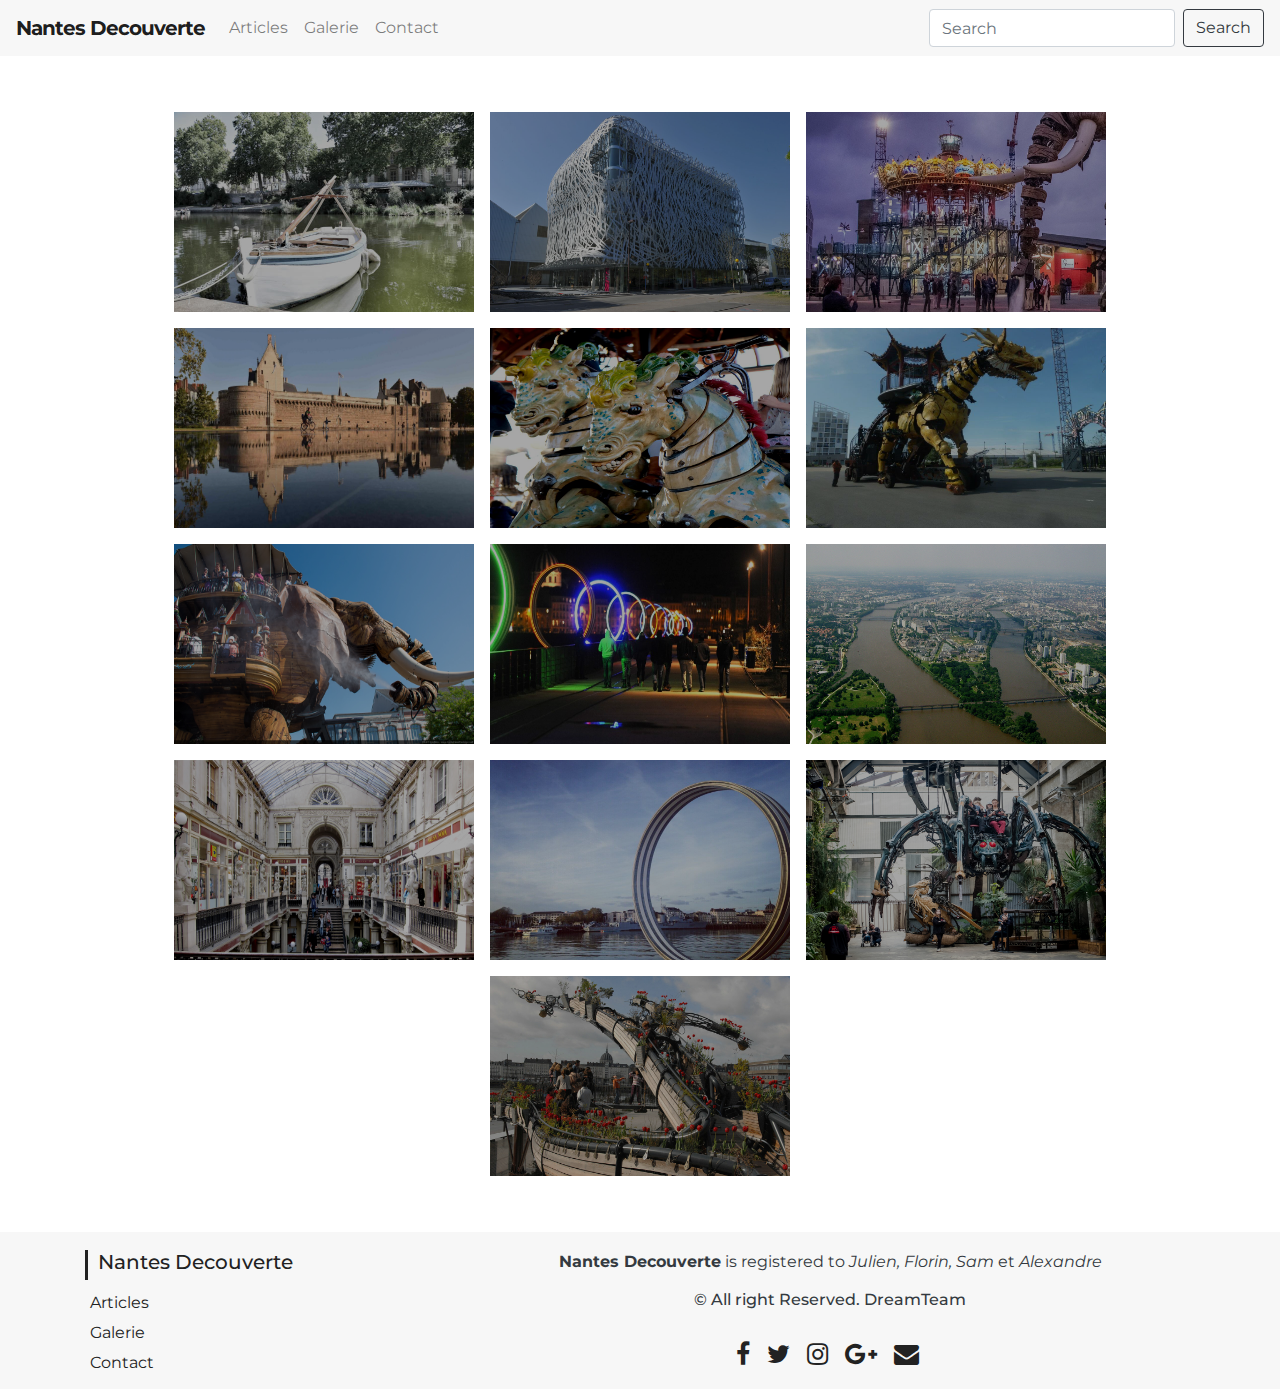
<file: galerie.html>
<!DOCTYPE html>
<html lang="en">

<head>
  <meta charset="UTF-8">
  <meta name="viewport" content="width=device-width, initial-scale=1.0">
  <title>Nantes Decouverte</title>
  <link rel="icon" href="favicon.ico" />
  <link rel="stylesheet" href="https://stackpath.bootstrapcdn.com/bootstrap/4.3.1/css/bootstrap.min.css"
    integrity="sha384-ggOyR0iXCbMQv3Xipma34MD+dH/1fQ784/j6cY/iJTQUOhcWr7x9JvoRxT2MZw1T" crossorigin="anonymous">
  <link rel="stylesheet" type="text/css" href="./style.css">
</head>

<body>
  <nav class="navbar navbar-expand-lg navbar-light bg-light">
    <a class="navbar-brand" href="index.html">Nantes Decouverte</a>
    <button class="navbar-toggler" type="button" data-toggle="collapse" data-target="#navbarSupportedContent"
      aria-controls="navbarSupportedContent" aria-expanded="false" aria-label="Toggle navigation">
      <span class="navbar-toggler-icon"></span>
    </button>

    <div class="collapse navbar-collapse" id="navbarSupportedContent">
      <ul class="navbar-nav mr-auto">
        <li class="nav-item">
          <a class="nav-link" href="page_articles.html">Articles</a>
        </li>
        <li class="nav-item">
          <a class="nav-link" href="galerie.html">Galerie</a>
        </li>
        <li class="nav-item">
          <a class="nav-link" href="contact.html">Contact</a>
        </li>
      </ul>
      <form class="form-inline my-2 my-lg-0">
        <input class="form-control mr-sm-2" type="search" placeholder="Search" aria-label="Search">
        <button class="btn btn-outline-dark my-2 my-sm-0" type="submit">Search</button>
      </form>
    </div>
  </nav>

  <!-- GALLERY -->
  <div id="modal" class="modal">
    <span class="close">&times;</span>
    <img class="modal-content" id="img01">
  </div>

  <section id="galerie">
    <div class="container">
      <div class="row justify-content-center my-5" id="photos">
        <!-- GENERATED by JS -->
      </div>
    </div>
  </section>

  <script src="./galerie.js"></script>
  <!-- GALLERY -->

  <footer id="footer">
      <div class="container">
        <div class="row text-center text-xs-center text-sm-left text-md-left">
          <div class="col-xs-4 col-sm-4 col-md-4">
            <h5><a href="index.html">Nantes Decouverte</a></h5>
            <ul class="list-unstyled quick-links">
              <li><a href="page_articles.html"><i class="fa "></i>Articles</a></li>
              <li><a href="galerie.html"><i class="fa "></i>Galerie</a></li>
              <li><a href="contact.html"><i class="fa "></i>Contact</a></li>
            </ul>
          </div>
          <div class="col-xs-8 col-sm-8 col-md-8 mt-2 mt-sm-2 text-center text-dark">
            <p><strong>Nantes Decouverte</strong> is registered
              to <em>Julien, Florin, Sam</em> et <em>Alexandre</em></p>
            <p class="h6">&copy All right Reserved. DreamTeam</p>
  
            <div class="row">
              <div class="col-xs-12 col-sm-12 col-md-12 mt-2">
                <ul class="list-unstyled list-inline social text-center">
                  <li class="list-inline-item"><a href="https://www.facebook.com/DavidLafargePokemon/"><i class="fa fa-facebook"></i></a></li>
                  <li class="list-inline-item"><a href="https://twitter.com/zidaneofficial_?lang=fr"><i class="fa fa-twitter"></i></a></li>
                  <li class="list-inline-item"><a href="https://www.instagram.com/missjirachiyt/?hl=fr"><i class="fa fa-instagram"></i></a></li>
                  <li class="list-inline-item"><a href="https://static.mmzstatic.com/wp-content/uploads/2017/09/coincee-fenetres-caca.jpg"><i class="fa fa-google-plus"></i></a></li>
                  <li class="list-inline-item"><a href="#" target="_blank"><i class="fa fa-envelope"></i></a></li>
                </ul>
              </div>
              </hr>
            </div>
          </div>
        </div>
      </div>
    </footer>

  <script src="https://code.jquery.com/jquery-3.2.1.slim.min.js"
    integrity="sha384-KJ3o2DKtIkvYIK3UENzmM7KCkRr/rE9/Qpg6aAZGJwFDMVNA/GpGFF93hXpG5KkN"
    crossorigin="anonymous"></script>
  <script src="https://cdnjs.cloudflare.com/ajax/libs/popper.js/1.12.9/umd/popper.min.js"
    integrity="sha384-ApNbgh9B+Y1QKtv3Rn7W3mgPxhU9K/ScQsAP7hUibX39j7fakFPskvXusvfa0b4Q"
    crossorigin="anonymous"></script>
  <script src="https://maxcdn.bootstrapcdn.com/bootstrap/4.0.0/js/bootstrap.min.js"
    integrity="sha384-JZR6Spejh4U02d8jOt6vLEHfe/JQGiRRSQQxSfFWpi1MquVdAyjUar5+76PVCmYl" crossorigin="anonymous">
    </script>

</body>

</html>
</file>
<file: style.css>
@import url('https://maxcdn.bootstrapcdn.com/font-awesome/4.7.0/css/font-awesome.min.css');
@import url('https://fonts.googleapis.com/css?family=Montserrat:400,500,600,700,800');

* {
    font-family: 'Montserrat', sans-serif;
}

.navbar {
    background: #f7f7f7 !important;
}

.navbar-brand {
    letter-spacing: -1px;
    font-weight: 700;
}

.carousel-item {
    max-height: 93.9vh;
    letter-spacing: 0.25rem;
}
.carousel-item  img {
    margin: 0 auto;
    background-size: cover;
}
.center-block{
   
    float: right;
}
#galerie {
    min-height: 93.9vh;
}

#footer {
    padding-top: 10px;
    background: #f7f7f7 !important;
}
#footer h5{
	padding-left: 10px;
    border-left: 3px solid #222;
    padding-bottom: 6px;
    margin-top: 20px;
    margin-top: .5rem!important;
    color: #222 !important;
}
#footer a {
    text-decoration: none !important;
    background-color: transparent;
    color: #222 !important;
    -webkit-text-decoration-skip: objects;
}
#footer ul.social li{
    margin-top: 0.85rem;
	padding: 3px 0;
}
#footer ul.social li a i {
    margin-right: 5px;
	font-size:25px;
	-webkit-transition: .5s all ease;
	-moz-transition: .5s all ease;
    transition: .5s all ease;
    
}
#footer ul.social li:hover a i {
	font-size:30px;
	margin-top:-10px;
}
#footer ul.social li a,
#footer ul.quick-links li a{
	color: #222 !important;
}
#footer ul.social li a:hover{
	color: #222 !important;
}
#footer ul.quick-links li{
	padding: 3px 0;
	-webkit-transition: .5s all ease;
	-moz-transition: .5s all ease;
    transition: .5s all ease;
    margin-bottom: 0;
}
#footer ul.quick-links li:hover{
	padding: 3px 0;
	margin-left:5px;
	font-weight:700;
}
#footer ul.quick-links li a i{
	margin-right: 5px;
}
#footer ul.quick-links li:hover a i {
    font-weight: 700;
}

.quick-links {
    margin-bottom: 0.5rem;
}



/* GALLERY */
.img-wrap {
    width: 300px;
    height: 200px;
    position: relative;
    display: inline-block;
    overflow: hidden;
    margin: 0;
    background: black;
    box-shadow: 0px 0px 0px 0px rgba(0, 0, 0, 0);
    transition: all .3s ease-in-out;
}

.img-wrap:hover {
    box-shadow: 0px 5px 40px 2px rgba(0, 0, 0, .4);
}

.photo {
    display: block;
    position: absolute;
    opacity: .65;
    top: 50%;
    left: 50%;
    min-height: 100%;
    min-width: 100%;
    transform: translate(-50%, -50%);
    transition: all .2s ease-in-out;
}

.photo:hover {
    opacity: 1;
}

/* MODAL */
.modal {
    display: none;
    position: fixed;
    z-index: 1;
    padding-top: 100px;
    left: 0;
    top: 0;
    width: 100%;
    height: 100%;
    overflow: auto;
    background-color: rgb(0,0,0);
    background-color: rgba(0,0,0,0.9);
  }
  
.modal-content {
    margin: auto;
    display: block;
    width: 80%;
    max-width: 700px;
}

.close {
    position: absolute;
    top: 15px;
    right: 35px;
    color: #f1f1f1;
    font-size: 40px;
    font-weight: bold;
    transition: 0.3s;
}
  
.close:hover,
.close:focus {
    color: #bbb;
    text-decoration: none;
    cursor: pointer;
}

.titre {
    font-size: 2rem;
    font-weight: 700;
}
.contenu {
    font-family: 'Montserrat', sans-serif;
    font-size: 1rem !important;
    font-weight: 500 !important;
}

.image-wrapper {
    width: 200px;
    height: 200px;
    position: relative;
    display: inline-block;
    overflow: hidden;
    margin: 0;
}
.image {
    display: block;
    position: absolute;
    top: 50%;
    left: 50%;
    max-height: 100%;
    transform: translate(-50%, -50%);
}

@media only screen and (max-width: 700px){
    .modal-content {
      width: 100%;
    }
    #footer h5 {
        padding-left: 0;
        border-left: transparent;
        padding-bottom: 0px;
        margin-bottom: 0px;
    }
    .img-chateau1{
        display:none;
    }
    .img-chateau2{
        display: block;
    }
    .img-elephant1{
        display:none;
    }
    .img-elephant2{
        display: block;
    }
    .img-pommeraye1{
        display:none;
    }
    .img-pommeraye2{
        display: block;
    }
}

#contacts {
    letter-spacing: 2px;
    min-height: 93.9vh; 
    }
  #contacts a{
    color: #222;
    text-decoration: none;
  }

  .formulaire-map, .formulaire-contact{
    margin-top:5rem;
  }
  
  @media (max-width: 575.98px) {
  
    #contacts{padding-bottom: 4.5rem;}
    #contacts .maps .map{
      width: 100%;
      height: 450px;
    }
   }
    
  @media (min-width: 576px) {
  
     #contacts{padding-bottom: 4.5rem;}
  
     #contacts .maps .map{
       width: 100%;
       height: 450px;
     }
   }
  
  @media (min-width: 768px) {
  
    #contacts{padding-bottom:4.5rem;}
  
    #contacts .maps .map{
      width: 100%;
      height: 850px;
    }
  }
  
  @media (min-width: 992px) {
    #contacts{padding-bottom: 4.5rem;}
  
     #contacts .maps .map{
       width: 100%;
       height: 700px;
     }
  }
  
.article p {
    text-align: justify;
    color: #222;
    font-size: 1.5rem;
    font-weight: 500;
}

.first-p::first-letter {
    font-style: italic;
    font-weight: 800;
    font-size: 4rem;
    padding-right:0.05em;
    color: #000;
}

.profile-picture {
    width: 115px;
    height: 115px;
    border-radius: 115px;
}

.media-object {
    border-radius: 6px;
    background-color: #f8f8f8;
    padding: 20px;
}

.titre-article {
    font-weight: 700;
    font-size: 4rem;
}
</file>
